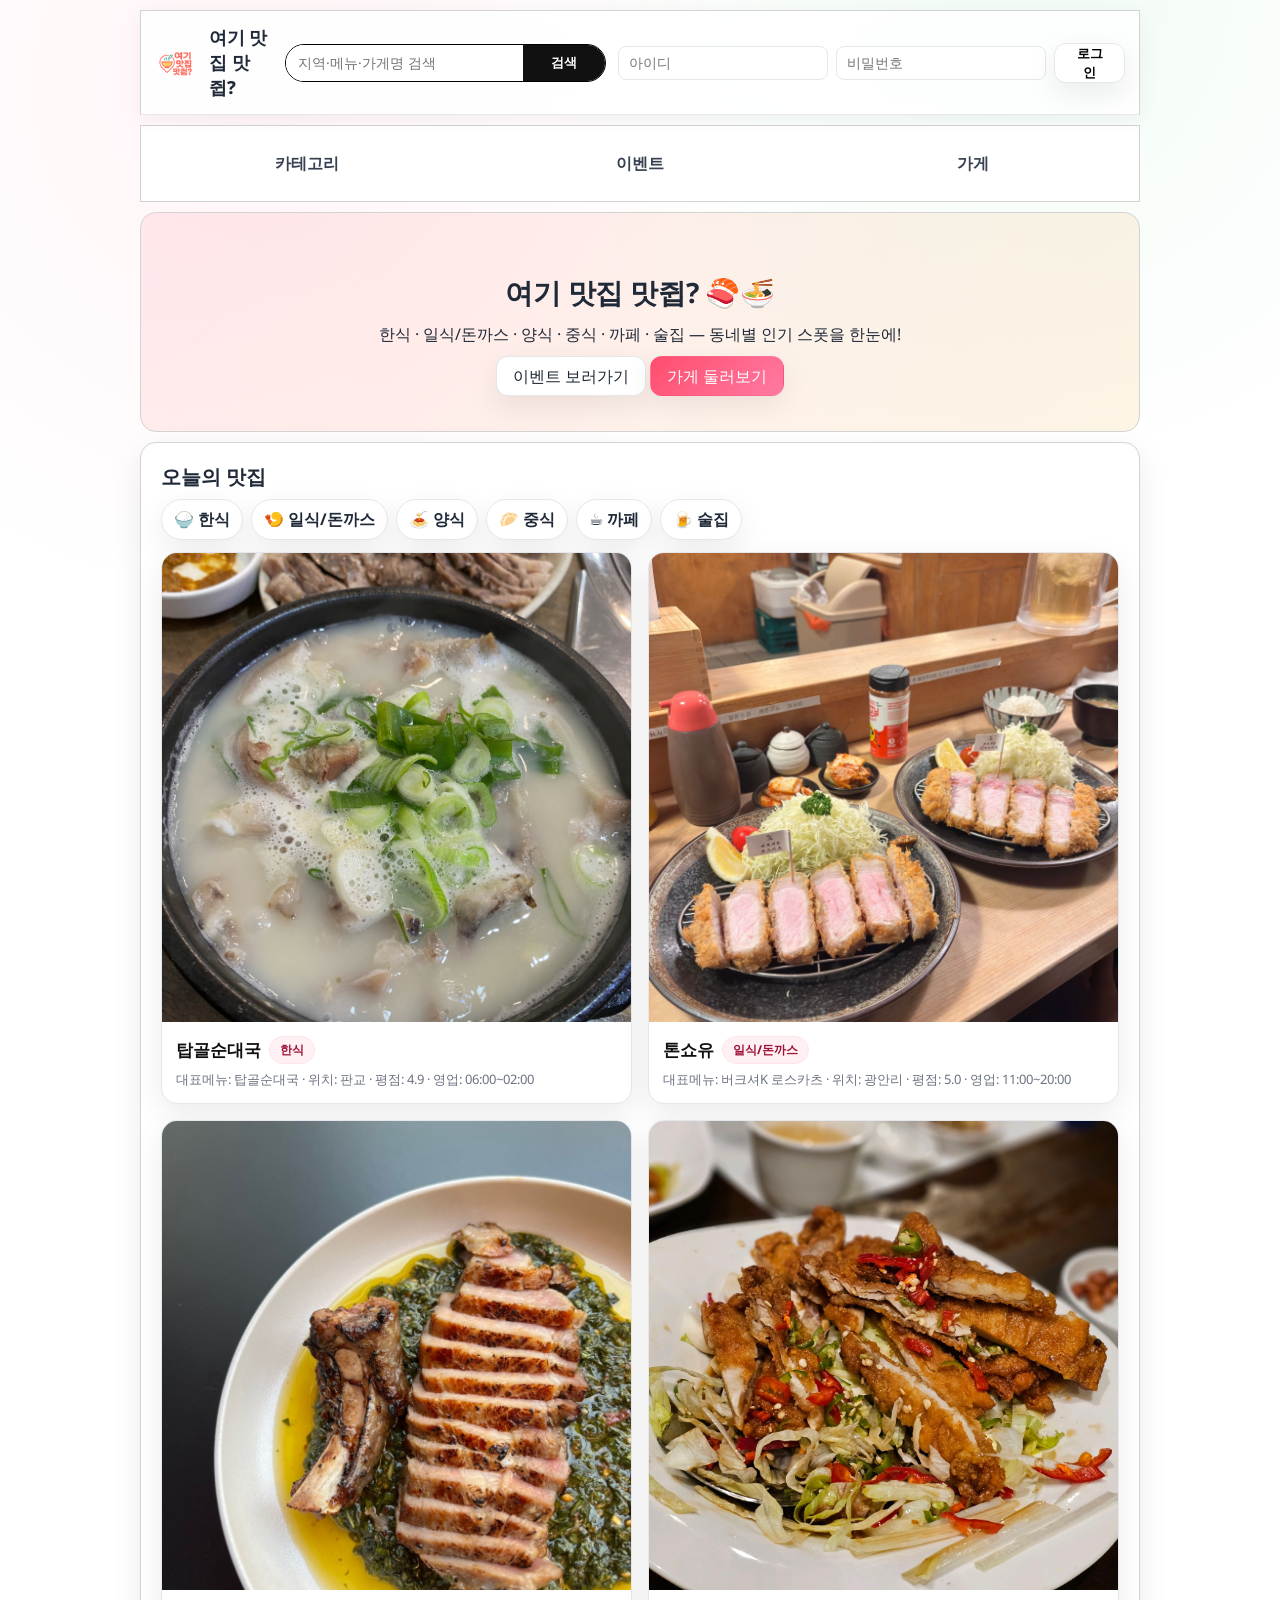
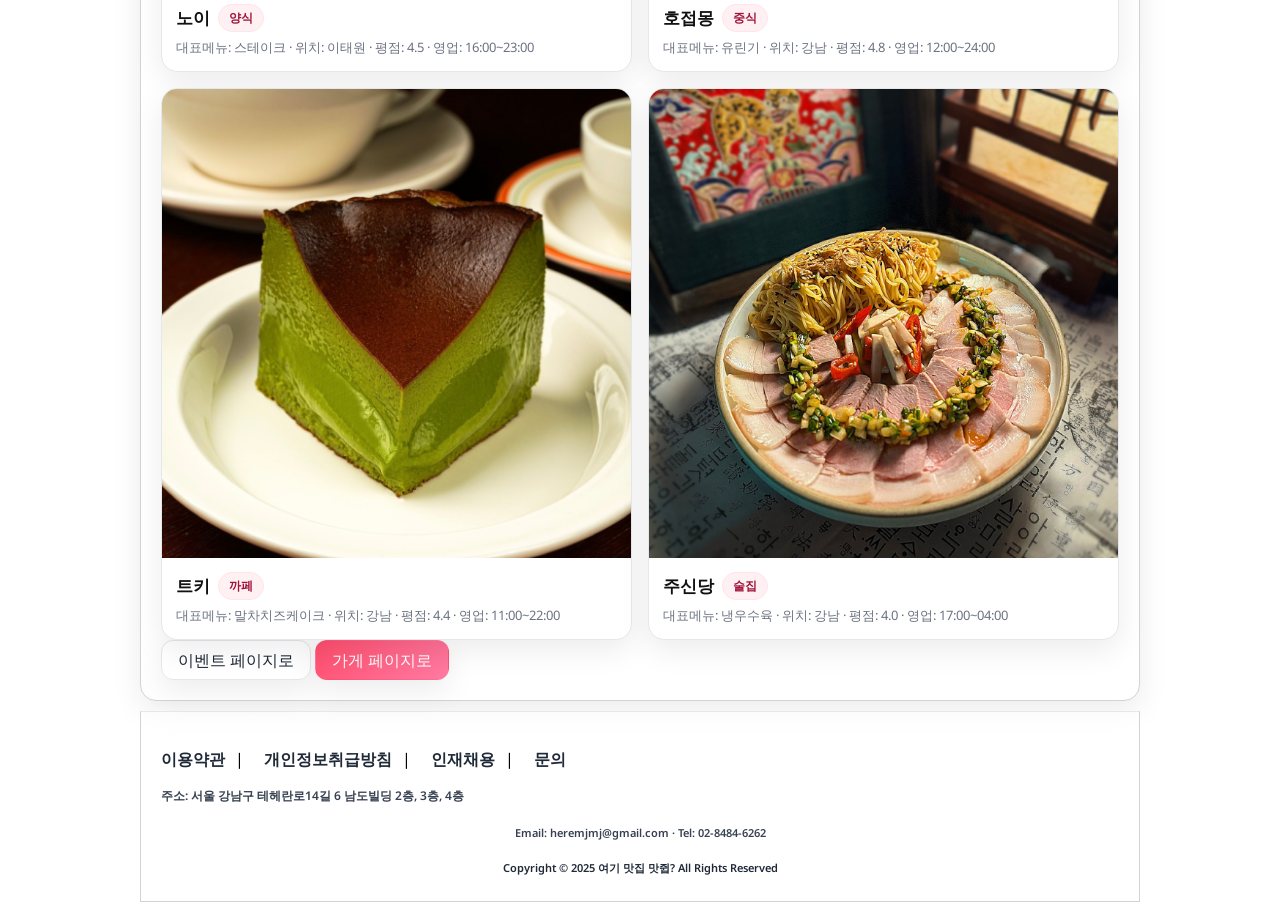
<file: index.html>
<!DOCTYPE html>
<html lang="ko">
<head>
  <meta charset="UTF-8" />
  <meta name="viewport" content="width=device-width, initial-scale=1.0"/>
  <title>여기 맛집 맛쥡? | 홈</title>

  <link rel="preconnect" href="https://fonts.googleapis.com"/>
  <link rel="preconnect" href="https://fonts.gstatic.com" crossorigin/>
  <link href="https://fonts.googleapis.com/css2?family=Noto+Sans:wght@300;400;600;800&display=swap" rel="stylesheet"/>
  <link rel="stylesheet" href="./styles/index.css"/>
</head>
<body>
<div id="wrapper">
  <!-- 헤더 -->
  <header id="header" class="gb-1" role="banner">
    <a href="index.html" class="brand" aria-label="여기 맛집 맛쥡? 홈">
      <img src="./images/logo.jpg" alt="여기 맛집 맛쥡? 로고" width="44" height="44">
      <span class="brand-text">여기 맛집 맛쥡?</span>
    </a>

    <!-- 검색 -->
    <form class="search" role="search" aria-label="사이트 검색" action="#" method="get">
      <label for="q" class="sr-only">검색어</label>
      <input id="q" name="q" type="search" placeholder="지역·메뉴·가게명 검색" aria-describedby="search-help">
      <button type="button" class="search-btn" aria-label="검색">검색</button>
      <span id="search-help" class="sr-only">검색어를 입력하고 엔터를 누르세요.</span>
    </form>

    <!-- 로그인 -->
    <div class="header-actions">
      <form class="header-login" action="#" method="post" novalidate aria-label="빠른 로그인">
        <label for="uid-h" class="sr-only">아이디</label>
        <input id="uid-h" type="text" placeholder="아이디" required>
        <label for="upw-h" class="sr-only">비밀번호</label>
        <input id="upw-h" type="password" placeholder="비밀번호" required>
        <button type="button" class="btn btn-ghost" aria-label="로그인">로그인</button>
      </form>
    </div>
  </header>

  <!-- 네비게이션 -->
  <nav id="nav" class="gb-1" aria-label="주요 메뉴">
    <ul>
      <li>
        <a href="index.html" aria-current="page">카테고리</a>
        <ul>
          <li><a href="stores.html#korean">한식</a></li>
          <li><a href="stores.html#japanese">일식/돈까스</a></li>
          <li><a href="stores.html#western">양식</a></li>
          <li><a href="stores.html#chinese">중식</a></li>
          <li><a href="stores.html#cafe">까페</a></li>
          <li><a href="stores.html#pub">술집</a></li>
        </ul>
      </li>
      <li><a href="events.html">이벤트</a></li>
      <li><a href="stores.html">가게</a></li>
    </ul>
  </nav>

  <!-- 메인 -->
  <main id="main" role="main">
    <section id="section-1" class="gb-1 hero" aria-label="메인 히어로">
      <div class="hero-text">
        <h1>여기 맛집 <strong>맛쥡?</strong> 🍣🍜</h1>
        <p>한식 · 일식/돈까스 · 양식 · 중식 · 까페 · 술집 — 동네별 인기 스폿을 한눈에!</p>
        <div class="cta-row">
          <a class="btn" href="events.html">이벤트 보러가기</a>
          <a class="btn btn-primary" href="stores.html">가게 둘러보기</a>
        </div>
      </div>
    </section>
    <section id="section-2" class="gb-1">
      <h2 class="h-title">오늘의 맛집</h2>

      <ul class="chips">
        <li><a class="chip" href="stores.html#korean">🍚 한식</a></li>
        <li><a class="chip" href="stores.html#japanese">🍤 일식/돈까스</a></li>
        <li><a class="chip" href="stores.html#western">🍝 양식</a></li>
        <li><a class="chip" href="stores.html#chinese">🥟 중식</a></li>
        <li><a class="chip" href="stores.html#cafe">☕ 까페</a></li>
        <li><a class="chip" href="stores.html#pub">🍺 술집</a></li>
      </ul>

      <ul class="card-grid">
        <li class="card" id="korean">
          <div class="thumb"><img src="./images/sample-1.jpg" alt="탑골순대국 대표 메뉴 사진"></div>
          <article>
            <h3>탑골순대국 <span class="badge">한식</span></h3>
            <p class="meta">대표메뉴: 탑골순대국 · 위치: 판교 · 평점: 4.9 · 영업: 06:00~02:00</p>
          </article>
        </li>
        <li class="card" id="japanese">
          <div class="thumb"><img src="./images/sample-2.jpg" alt="톤쇼유 버크셔K 로스카츠 사진"></div>
          <article>
            <h3>톤쇼유 <span class="badge">일식/돈까스</span></h3>
            <p class="meta">대표메뉴: 버크셔K 로스카츠 · 위치: 광안리 · 평점: 5.0 · 영업: 11:00~20:00</p>
          </article>
        </li>
        <li class="card" id="western">
          <div class="thumb"><img src="./images/sample-3.jpg" alt="노이 스테이크 사진"></div>
          <article>
            <h3>노이 <span class="badge">양식</span></h3>
            <p class="meta">대표메뉴: 스테이크 · 위치: 이태원 · 평점: 4.5 · 영업: 16:00~23:00</p>
          </article>
        </li>
        <li class="card" id="chinese">
          <div class="thumb"><img src="./images/sample-4.jpg" alt="호접몽 유린기 사진"></div>
          <article>
            <h3>호접몽 <span class="badge">중식</span></h3>
            <p class="meta">대표메뉴: 유린기 · 위치: 강남 · 평점: 4.8 · 영업: 12:00~24:00</p>
          </article>
        </li>
        <li class="card" id="cafe">
          <div class="thumb"><img src="./images/sample-5.jpg" alt="트키 말차 치즈 케이크 사진"></div>
          <article>
            <h3>트키 <span class="badge">까페</span></h3>
            <p class="meta">대표메뉴: 말차치즈케이크 · 위치: 강남 · 평점: 4.4 · 영업: 11:00~22:00</p>
          </article>
        </li>
        <li class="card" id="pub">
          <div class="thumb"><img src="./images/sample-6.jpg" alt="주신당 냉우수육과 맥주 사진"></div>
          <article>
            <h3>주신당 <span class="badge">술집</span></h3>
            <p class="meta">대표메뉴: 냉우수육 · 위치: 강남 · 평점: 4.0 · 영업: 17:00~04:00</p>
          </article>
        </li>
      </ul>

      <div class="cta-row">
        <a class="btn" href="events.html">이벤트 페이지로</a>
        <a class="btn btn-primary" href="stores.html">가게 페이지로</a>
      </div>
    </section>
  </main>

  <!-- 푸터 -->
  <footer id="footer" class="gb-1" role="contentinfo">
    <div id="footer-1">
      <ul>
        <li><span><a href="#" role="button">이용약관</a></span></li>
        <li><span><a href="#" role="button">개인정보취급방침</a></span></li>
        <li><span><a href="#" role="button">인재채용</a></span></li>
        <li><a href="#contact" role="button">문의</a></li>
      </ul>
    </div>
    <div id="footer-2">
      <address>
        <p>주소: 서울 강남구 테헤란로14길 6 남도빌딩 2층, 3층, 4층</p>
        <p>Email: <a href="mailto:heremjmj@gmail.com">heremjmj@gmail.com</a> · Tel: <a href="tel:0284846262">02-8484-6262</a></p>
      </address>
      <p>Copyright © 2025 여기 맛집 맛쥡? All Rights Reserved</p>
    </div>
  </footer>
</div>
</body>
</html>
</file>
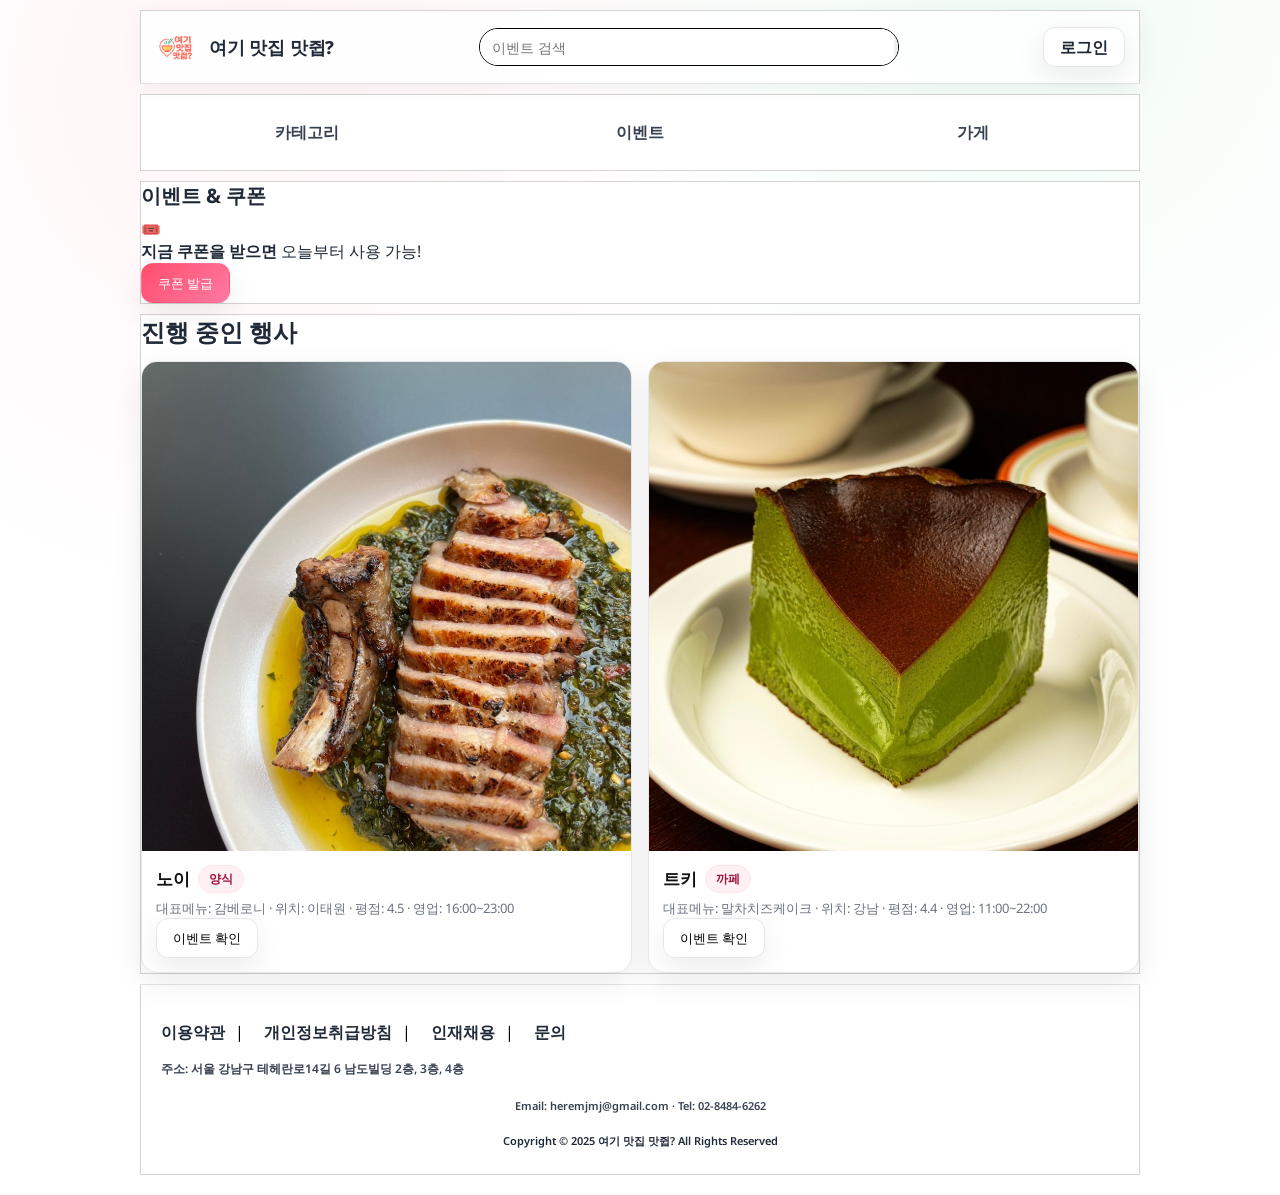
<file: events.html>
<!DOCTYPE html>
<html lang="ko">
<head>
  <meta charset="UTF-8" />
  <meta name="viewport" content="width=device-width, initial-scale=1.0"/>
  <title>여기 맛집 맛쥡? | 이벤트</title>

  <link rel="preconnect" href="https://fonts.googleapis.com"/>
  <link rel="preconnect" href="https://fonts.gstatic.com" crossorigin/>
  <link href="https://fonts.googleapis.com/css2?family=Noto+Sans:wght@300;400;600;800&display=swap" rel="stylesheet"/>
  <link rel="stylesheet" href="./styles/index.css"/>
</head>
<body>
<div id="wrapper">
  <header id="header" class="gb-1" role="banner">
    <a href="index.html" class="brand" aria-label="여기 맛집 맛쥡? 홈">
      <img src="./images/logo.jpg" alt="여기 맛집 맛쥡? 로고" width="44" height="44">
      <span class="brand-text">여기 맛집 맛쥡?</span>
    </a>
    <form class="search" role="search" action="#" method="get">
      <label for="q2" class="sr-only">검색어</label>
      <input id="q2" name="q" type="search" placeholder="이벤트 검색">
      <input type="button" aria-label="검색 버튼">
    </form>
    <div class="header-actions">
      <a class="btn btn-ghost" href="#" role="button">로그인</a>
    </div>
  </header>

  <nav id="nav" class="gb-1" aria-label="주요 메뉴">
    <ul>
      <li>
        <a href="index.html">카테고리</a>
        <ul>
          <li><a href="stores.html#korean">한식</a></li>
          <li><a href="stores.html#japanese">일식/돈까스</a></li>
          <li><a href="stores.html#western">양식</a></li>
          <li><a href="stores.html#chinese">중식</a></li>
          <li><a href="stores.html#cafe">까페</a></li>
          <li><a href="stores.html#pub">술집</a></li>
        </ul>
      </li>
      <li><a href="events.html" aria-current="page">이벤트</a></li>
      <li><a href="stores.html">가게</a></li>
    </ul>
  </nav>

  <main id="main" role="main">
    <section class="gb-1" aria-labelledby="coupon-title">
      <h1 id="coupon-title" class="h-title">이벤트 & 쿠폰</h1>
      <div class="coupon-banner" role="region" aria-label="쿠폰 배너">
        <div class="coupon-badge">🎟️</div>
        <div class="coupon-text"><strong>지금 쿠폰을 받으면</strong> 오늘부터 사용 가능!</div>
        <button type="button" class="btn btn-primary" aria-label="쿠폰 발급">쿠폰 발급</button>
      </div>
    </section>

    <section class="gb-1" aria-labelledby="ev-title">
      <h2 id="ev-title">진행 중인 행사</h2>
      <ul class="card-grid">
        <li class="card bright-card">
          <div class="thumb">
            <img src="./images/sample-3.jpg" alt="노이 이벤트 대표 이미지">
          </div>
          <article>
            <h3>노이 <span class="badge">양식</span></h3>
            <p class="meta">대표메뉴: 감베로니 · 위치: 이태원 · 평점: 4.5 · 영업: 16:00~23:00</p>
            <button type="button" class="btn" aria-label="노이 이벤트 확인">이벤트 확인</button>
          </article>
        </li>
        <li class="card bright-card">
          <div class="thumb">
            <img src="./images/sample-5.jpg" alt="트키 이벤트 대표 이미지">
          </div>
          <article>
            <h3>트키 <span class="badge">까페</span></h3>
            <p class="meta">대표메뉴: 말차치즈케이크 · 위치: 강남 · 평점: 4.4 · 영업: 11:00~22:00</p>
            <button type="button" class="btn" aria-label="트키 이벤트 확인">이벤트 확인</button>
          </article>
        </li>
      </ul>
    </section>
  </main>

  <footer id="footer" class="gb-1" role="contentinfo">
    <div id="footer-1">
      <ul>
        <li><span><a href="#" role="button">이용약관</a></span></li>
        <li><span><a href="#" role="button">개인정보취급방침</a></span></li>
        <li><span><a href="#" role="button">인재채용</a></span></li>
        <li><a href="#contact" role="button">문의</a></li>
      </ul>
    </div>
    <div id="footer-2">
      <address>
        <p>주소: 서울 강남구 테헤란로14길 6 남도빌딩 2층, 3층, 4층</p>
        <p>Email: <a href="mailto:heremjmj@gmail.com">heremjmj@gmail.com</a> · Tel: <a href="tel:0284846262">02-8484-6262</a></p>
      </address>
      <p>Copyright © 2025 여기 맛집 맛쥡? All Rights Reserved</p>
    </div>
  </footer>
</div>
</body>
</html>
</file>
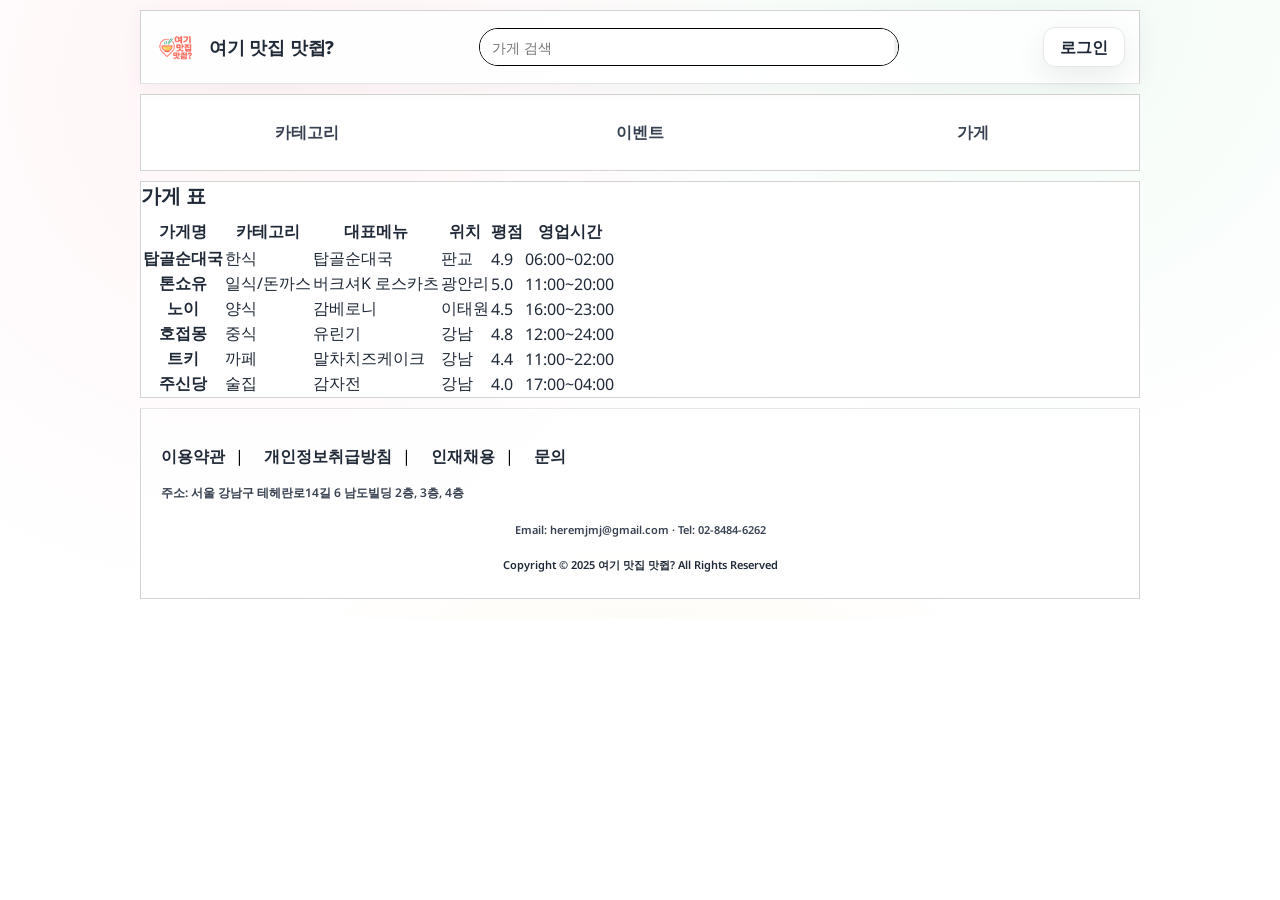
<file: stores.html>
<!DOCTYPE html>
<html lang="ko">
<head>
  <meta charset="UTF-8" />
  <meta name="viewport" content="width=device-width, initial-scale=1.0"/>
  <title>여기 맛집 맛쥡? | 가게</title>

  <link rel="preconnect" href="https://fonts.googleapis.com"/>
  <link rel="preconnect" href="https://fonts.gstatic.com" crossorigin/>
  <link href="https://fonts.googleapis.com/css2?family=Noto+Sans:wght@300;400;600;800&display=swap" rel="stylesheet"/>
  <link rel="stylesheet" href="./styles/index.css"/>
</head>
<body>
<div id="wrapper">
  <header id="header" class="gb-1" role="banner">
    <a href="index.html" class="brand" aria-label="여기 맛집 맛쥡? 홈">
      <img src="./images/logo.jpg" alt="여기 맛집 맛쥡? 로고" width="44" height="44">
      <span class="brand-text">여기 맛집 맛쥡?</span>
    </a>
    <form class="search" role="search" action="#" method="get">
      <label for="q3" class="sr-only">검색어</label>
      <input id="q3" name="q" type="search" placeholder="가게 검색">
      <input type="button" aria-label="검색 버튼">
    </form>
    <div class="header-actions">
      <a class="btn btn-ghost" href="#" role="button">로그인</a>
    </div>
  </header>

  <nav id="nav" class="gb-1" aria-label="주요 메뉴">
    <ul>
      <li>
        <a href="index.html">카테고리</a>
        <ul>
          <li><a href="#korean">한식</a></li>
          <li><a href="#japanese">일식/돈까스</a></li>
          <li><a href="#western">양식</a></li>
          <li><a href="#chinese">중식</a></li>
          <li><a href="#cafe">까페</a></li>
          <li><a href="#pub">술집</a></li>
        </ul>
      </li>
      <li><a href="events.html">이벤트</a></li>
      <li><a href="stores.html" aria-current="page">가게</a></li>
    </ul>
  </nav>

  <main id="main" role="main">
    <section class="gb-1" aria-labelledby="table-title">
      <h1 id="table-title" class="h-title">가게 표</h1>
      <div class="table-wrap">
        <table>
          <caption class="sr-only">가게 정보를 표로 제공합니다</caption>
          <thead>
            <tr>
              <th scope="col">가게명</th>
              <th scope="col">카테고리</th>
              <th scope="col">대표메뉴</th>
              <th scope="col">위치</th>
              <th scope="col">평점</th>
              <th scope="col">영업시간</th>
            </tr>
          </thead>
          <tbody>
            <tr id="korean"><th scope="row">탑골순대국</th><td>한식</td><td>탑골순대국</td><td>판교</td><td>4.9</td><td>06:00~02:00</td></tr>
            <tr id="japanese"><th scope="row">톤쇼유</th><td>일식/돈까스</td><td>버크셔K 로스카츠</td><td>광안리</td><td>5.0</td><td>11:00~20:00</td></tr>
            <tr id="western"><th scope="row">노이</th><td>양식</td><td>감베로니</td><td>이태원</td><td>4.5</td><td>16:00~23:00</td></tr>
            <tr id="chinese"><th scope="row">호접몽</th><td>중식</td><td>유린기</td><td>강남</td><td>4.8</td><td>12:00~24:00</td></tr>
            <tr id="cafe"><th scope="row">트키</th><td>까페</td><td>말차치즈케이크</td><td>강남</td><td>4.4</td><td>11:00~22:00</td></tr>
            <tr id="pub"><th scope="row">주신당</th><td>술집</td><td>감자전</td><td>강남</td><td>4.0</td><td>17:00~04:00</td></tr>
          </tbody>
        </table>
      </div>
    </section>
  </main>

  <footer id="footer" class="gb-1" role="contentinfo">
    <div id="footer-1">
      <ul>
        <li><span><a href="#" role="button">이용약관</a></span></li>
        <li><span><a href="#" role="button">개인정보취급방침</a></span></li>
        <li><span><a href="#" role="button">인재채용</a></span></li>
        <li><a href="#contact" role="button">문의</a></li>
      </ul>
    </div>
    <div id="footer-2">
      <address>
        <p>주소: 서울 강남구 테헤란로14길 6 남도빌딩 2층, 3층, 4층</p>
        <p>Email: <a href="mailto:heremjmj@gmail.com">heremjmj@gmail.com</a> · Tel: <a href="tel:0284846262">02-8484-6262</a></p>
      </address>
      <p>Copyright © 2025 여기 맛집 맛쥡? All Rights Reserved</p>
    </div>
  </footer>
</div>
</body>
</html>
</file>
<file: styles/index.css>
*{
  padding:0;
  margin:0;
  box-sizing:border-box;
  font-family:"Noto Sans", system-ui, -apple-system, "Segoe UI", Roboto, Arial, sans-serif;
}

input{
  outline:none;
}

ol,ul,li{
  list-style:none;
}

a{
  text-decoration:none;
  color:inherit;
}

.sr-only{
  position:absolute;
  width:1px;
  height:1px;
  padding:0;
  margin:-1px;
  overflow:hidden;
  clip:rect(0,0,0,0);
  border:0;
}

:root{
  --bg:#ffffff;
  --fg:#1f2937;
  --muted:#6b7280;
  --primary:#ff4d6d;
  --accent:#22c55e;
  --accent2:#f59e0b;
  --border:#e5e7eb;
  --card:#ffffff;
  --shadow:0 10px 30px rgba(0,0,0,.08);
  --radius:16px;
  --transition:.25s ease;
}

html,body{
  background:var(--bg);
  color:var(--fg);
}

body{
  background-image:
    radial-gradient(circle at 20% 10%, rgba(255,77,109,.06), transparent 40%),
    radial-gradient(circle at 80% 0%, rgba(34,197,94,.06), transparent 36%),
    radial-gradient(circle at 50% 100%, rgba(245,158,11,.08), transparent 40%);
  background-attachment:fixed;
}

.gb-1{
  border:1px solid lightgray;
  margin-bottom:10px;
  background:#fff;
}

#wrapper{
  width:100%;
  max-width:1000px;
  margin:0 auto;
  padding:10px 0;
}

#main{
  width:100%;
}

#header{
  position:sticky;
  top:0;
  z-index:1000;
  width:100%;
  display:flex;
  align-items:center;
  justify-content:space-between;
  padding:14px;
  gap:12px;
  background:rgba(255,255,255,.85);
  backdrop-filter:saturate(180%) blur(10px);
  border-bottom:1px solid var(--border);
  box-shadow:0 4px 20px rgba(0,0,0,.05);
}

.brand{
  display:flex;
  align-items:center;
  gap:10px;
  font-weight:800;
  letter-spacing:-.2px;
}

.brand-text{
  font-size:18px;
}

.header-actions{
  display:flex;
  align-items:center;
}

.header-login{
  display:flex;
  align-items:center;
  gap:8px;
}

.header-login input{
  height:34px;
  padding:0 10px;
  border:1px solid var(--border);
  border-radius:8px;
  font-size:14px;
  min-width:120px;
}

.btn-ghost{
  background:#fff;
  border:1px solid var(--border);
  border-radius:8px;
  padding:8px 12px;
  font-weight:700;
  cursor:pointer;
}

.btn-ghost:hover{
  background:#f9fafb;
}

.search{
  width:50%;
  height:38px;
  display:flex;
  max-width:420px;
  border:1px solid #000;
  border-radius:999px;
  overflow:hidden;
  transition:border-color var(--transition), box-shadow var(--transition);
  background:#fff;
}

.search:focus-within{
  border-color:var(--primary);
  box-shadow:0 0 0 3px rgba(255,77,109,.15);
}

.search input[type="search"]{
  flex:1;
  border:none;
  padding:0 12px;
  font-size:14px;
}

.search .search-btn{
  min-width:82px;
  padding:0 14px;
  border:none;
  background:#111;
  color:#fff;
  font-weight:800;
  cursor:pointer;
  transition:filter var(--transition), transform var(--transition);
}

.search .search-btn:hover{
  filter:brightness(1.05);
  transform:translateY(-1px);
}

#nav{
  width:100%;
  padding:16px 0;
}

#nav li a{
  color:#374151;
  font-weight:700;
}

#nav > ul{
  display:flex;
  width:100%;
  text-align:center;
}

#nav > ul > li{
  flex:1;
  position:relative;
}

#nav > ul > li > a{
  display:inline-block;
  padding:10px 14px;
  border-radius:12px;
  transition:background var(--transition), color var(--transition), transform var(--transition);
}

#nav > ul > li > a:hover,
#nav > ul > li > a:focus{
  background:#f3f4f6;
  color:#111;
  outline:none;
}

#nav > ul > li ul{
  display:none;
  position:absolute;
  top:36px;
  left:10px;
  width:calc(100% - 20px);
  background:#fff;
  padding:10px 0;
  border:1px solid var(--border);
  border-radius:10px;
  box-shadow:var(--shadow);
  z-index:10;
}

#nav > ul li a:hover+ul,
#nav > ul li ul:hover{
  display:block;
}

#nav > ul li ul a{
  display:block;
  padding:10px 12px;
  font-weight:700;
  text-align:left;
  border-radius:10px;
}

#nav > ul li ul a:hover{
  background:#f3f4f6;
}

#section-1{
  height:220px;
  display:flex;
  align-items:center;
  justify-content:center;
  background:linear-gradient(135deg, rgba(255,77,109,.10), rgba(245,158,11,.10));
  border-radius:var(--radius);
  overflow:hidden;
  position:relative;
}

#section-1 > img{
  width:100%;
  height:100%;
  object-fit:cover;
  filter:saturate(1.05) contrast(1.02);
  opacity:.9;
}

.hero{
  position:relative;
}

.hero-text{
  position:absolute;
  inset:auto 0 16% 0;
  display:flex;
  flex-direction:column;
  gap:10px;
  padding:0 24px;
  text-align:center;
}

.hero-text h1{
  font-size:28px;
  letter-spacing:-.2px;
}

.h-title{
  font-size:20px;
  margin-bottom:8px;
}

#section-2{
  padding:20px;
  border-radius:var(--radius);
  background:var(--card);
  box-shadow:var(--shadow);
}

.chips{
  display:flex;
  flex-wrap:wrap;
  gap:8px;
  margin:8px 0 2px;
}

.chip{
  display:inline-block;
  padding:8px 12px;
  border-radius:999px;
  background:#fff;
  border:1px solid var(--border);
  box-shadow:var(--shadow);
  font-weight:700;
  transition:transform var(--transition);
}

.chip:hover{
  transform:translateY(-2px);
}

.card-grid{
  display:grid;
  grid-template-columns:repeat(2, 1fr);
  gap:16px;
  margin-top:12px;
}

.card{
  background:#fff;
  border:1px solid var(--border);
  border-radius:var(--radius);
  overflow:hidden;
  box-shadow:var(--shadow);
  transition:transform var(--transition), box-shadow var(--transition);
  position:relative;
}

.card::after{
  content:"";
  position:absolute;
  inset:0;
  background:linear-gradient(to bottom right, rgba(255,77,109,.06), rgba(245,158,11,.05));
  opacity:0;
  transition:opacity var(--transition);
}

.card:hover{
  transform:translateY(-3px) scale(1.01);
  box-shadow:0 14px 34px rgba(0,0,0,.10);
}

.card:hover::after{
  opacity:1;
}

.card article{
  padding:14px;
}

.card h2,
.card h3{
  font-size:17px;
  margin-bottom:6px;
  display:flex;
  align-items:center;
  gap:8px;
  color:#111;
}

.badge{
  display:inline-block;
  font-size:12px;
  padding:4px 10px;
  border-radius:999px;
  background:#fff1f3;
  color:#9f1239;
  font-weight:800;
  border:1px solid #ffe4e8;
}

.meta{
  color:var(--muted);
  font-size:13px;
}

.card .thumb{
  width:100%;
  aspect-ratio:1/1;
  overflow:hidden;
  background:#f8fafc;
}

.card .thumb img{
  width:100%;
  height:100%;
  object-fit:cover;
  display:block;
}

.btn{
  display:inline-flex;
  align-items:center;
  justify-content:center;
  height:40px;
  padding:0 16px;
  border:1px solid var(--border);
  background:#fff;
  border-radius:12px;
  cursor:pointer;
  box-shadow:var(--shadow);
  transition:transform var(--transition), background var(--transition), border-color var(--transition), box-shadow var(--transition);
}

.btn:hover,
.btn:focus{
  transform:translateY(-2px);
  background:#fff;
  outline:none;
  border-color:#e2e8f0;
  box-shadow:0 12px 28px rgba(0,0,0,.10);
}

.btn-primary{
  background:linear-gradient(135deg, var(--primary), #ff7aa2);
  color:#fff;
  border-color:transparent;
}

.btn-primary:hover,
.btn-primary:focus{
  filter:brightness(.98);
}

#footer{
  width:100%;
  padding:20px;
  background:linear-gradient(180deg, rgba(255,255,255,.6), rgba(255,255,255,.95));
  border-top:1px solid var(--border);
}

#footer > div{
  width:100%;
}

#footer-1{
  height:55px;
  width:100%;
}

#footer-1 ul{
  height:100%;
  width:100%;
  display:flex;
  justify-content:flex-start;
  align-items:center;
  gap:10px;
}

#footer-1 ul a{
  font-size:16px;
  font-weight:800;
}

#footer-1 ul span:after{
  content:"|";
  color:black;
  margin:0 10px;
}

#footer-2 p{
  width:100%;
  font-size:12px;
  font-weight:600;
}

#footer-2 p:nth-child(2){
  font-size:11px;
  text-align:center;
  margin:20px 0px 5px;
}

address{
  font-style:normal;
  color:#374151;
}

@media (max-width: 1024px){
  .search{
    width:40%;
  }
  .header-login input{
    min-width:110px;
  }
}

@media (max-width: 900px){
  #header{
    flex-wrap:wrap;
    gap:8px;
  }
  .brand{
    order:1;
  }
  .search{
    order:3;
    width:100%;
    max-width:none;
  }
  .header-actions{
    order:2;
    width:100%;
  }
  .header-login{
    width:100%;
    justify-content:flex-end;
  }
  .header-login input{
    flex:1;
    min-width:0;
  }
  .card-grid{
    grid-template-columns:1fr;
  }
}
</file>
